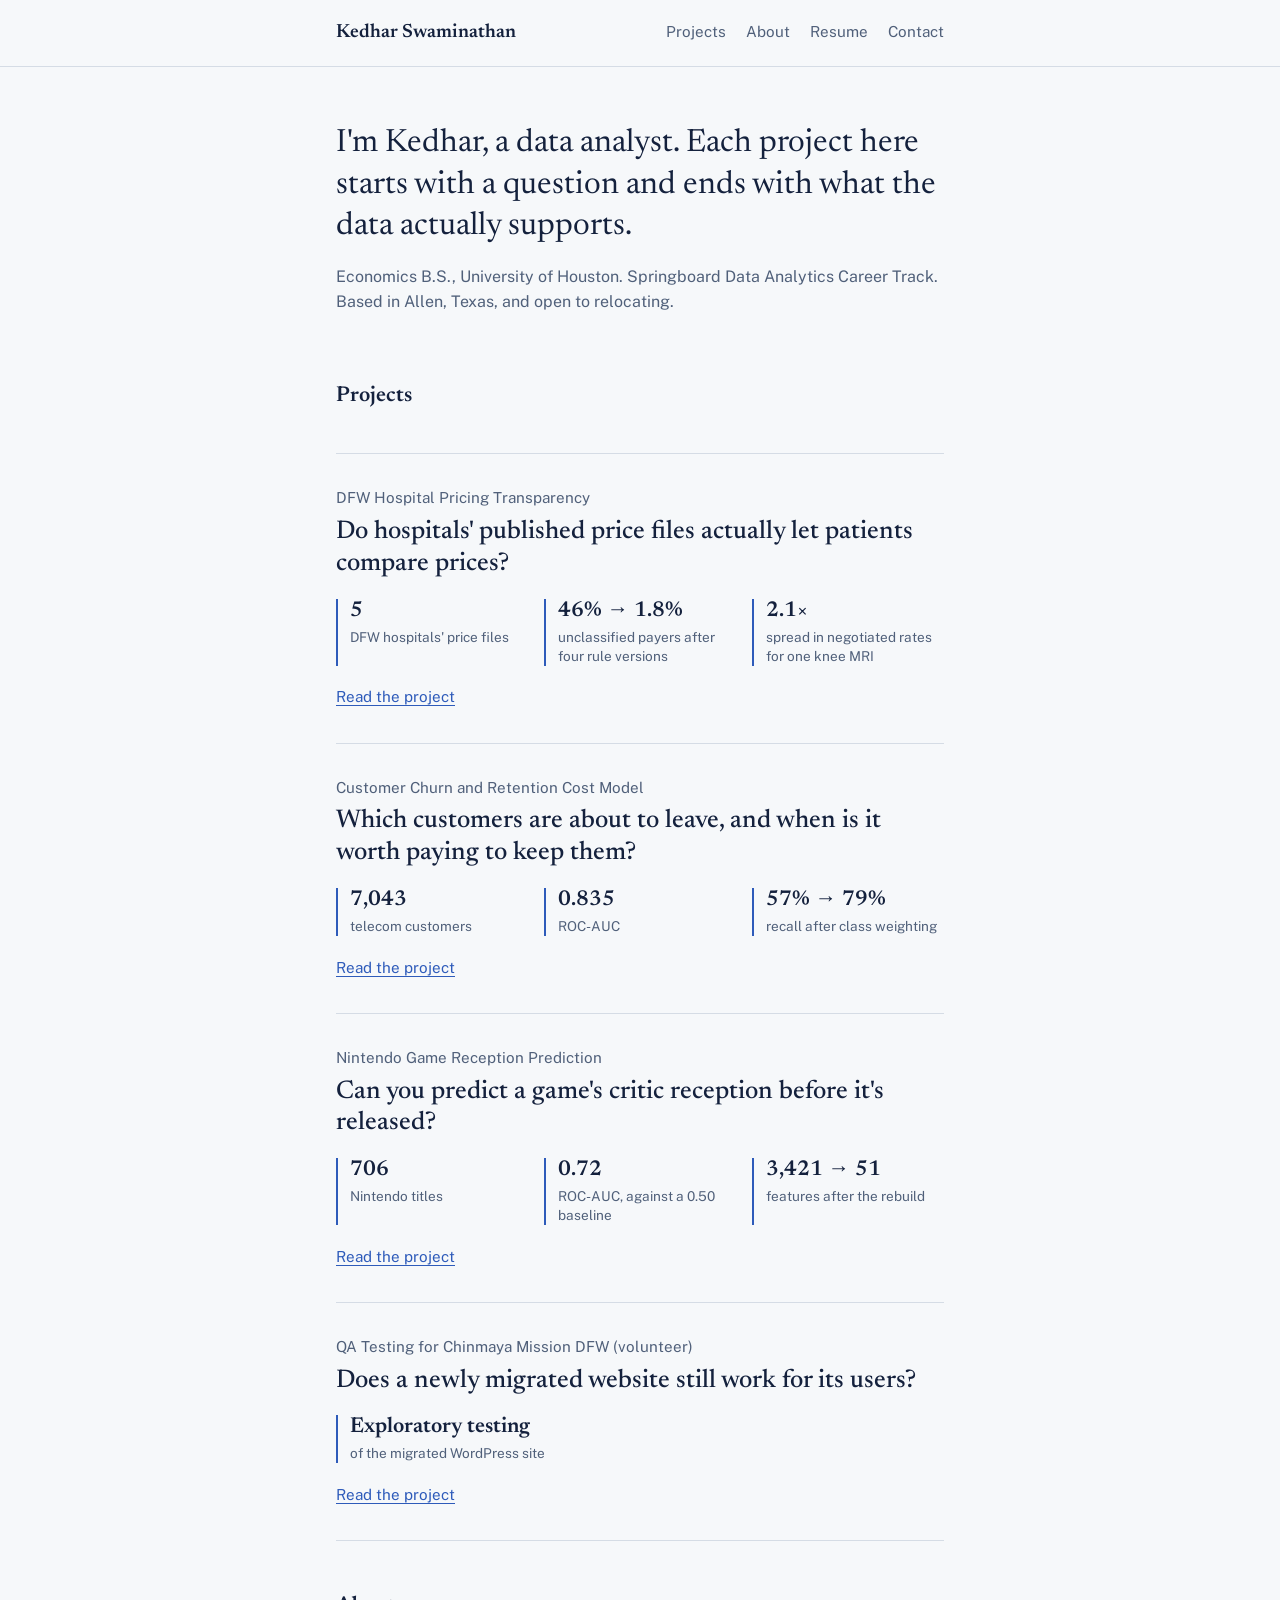
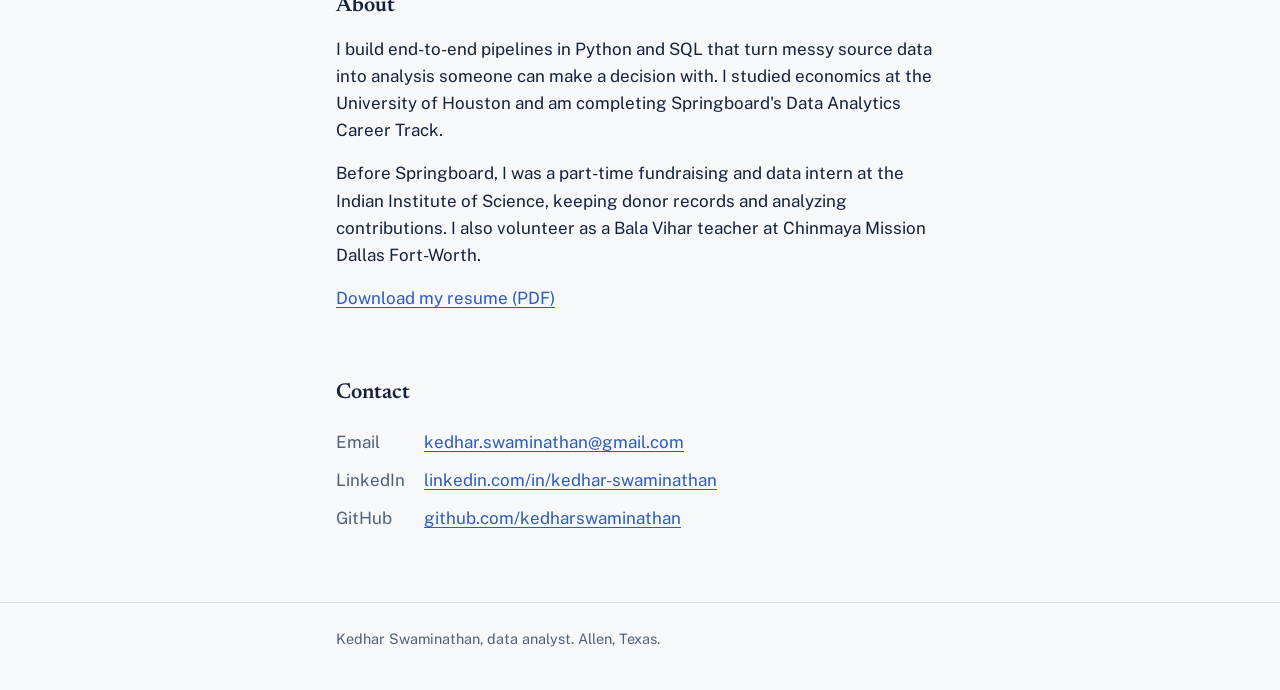
<file: index.html>
<!doctype html>
<html lang="en">
<head>
<meta charset="utf-8">
<meta name="viewport" content="width=device-width, initial-scale=1">
<title>Kedhar Swaminathan, data analyst</title>
<meta name="description" content="Data analysis projects by Kedhar Swaminathan: hospital price transparency, customer churn, and game reception prediction.">
<link rel="preconnect" href="https://fonts.googleapis.com"><link rel="preconnect" href="https://fonts.gstatic.com" crossorigin><link href="https://fonts.googleapis.com/css2?family=Newsreader:opsz,wght@6..72,400;6..72,500;6..72,600&family=Public+Sans:wght@400;500&display=swap" rel="stylesheet">
<link rel="stylesheet" href="styles.css">
</head>
<body>
<header class="site-header"><div class="wrap">
<a class="wordmark" href="index.html">Kedhar Swaminathan</a>
<nav class="site-nav" aria-label="Main"><a href="index.html#projects">Projects</a><a href="index.html#about">About</a><a href="resume.pdf">Resume</a><a href="index.html#contact">Contact</a></nav>
</div></header>
<main class="wrap">

<div class="intro">
  <p>I'm Kedhar, a data analyst. Each project here starts with a question and ends with what the data actually supports.</p>
  <p class="sub">Economics B.S., University of Houston. Springboard Data Analytics Career Track. Based in Allen, Texas, and open to relocating.</p>
</div>

<section id="projects" aria-labelledby="projects-h">
  <h2 id="projects-h">Projects</h2>
  <ul class="projects">
<li class="project">
  <p class="project-name">DFW Hospital Pricing Transparency</p>
  <h2><a href="dfw-hospital-pricing.html">Do hospitals&#x27; published price files actually let patients compare prices?</a></h2>
  <dl class="numbers"><div><dt>5</dt><dd>DFW hospitals&#x27; price files</dd></div><div><dt>46% → 1.8%</dt><dd>unclassified payers after four rule versions</dd></div><div><dt>2.1×</dt><dd>spread in negotiated rates for one knee MRI</dd></div></dl>
  <a class="project-link" href="dfw-hospital-pricing.html">Read the project</a>
</li>
<li class="project">
  <p class="project-name">Customer Churn and Retention Cost Model</p>
  <h2><a href="customer-churn.html">Which customers are about to leave, and when is it worth paying to keep them?</a></h2>
  <dl class="numbers"><div><dt>7,043</dt><dd>telecom customers</dd></div><div><dt>0.835</dt><dd>ROC-AUC</dd></div><div><dt>57% → 79%</dt><dd>recall after class weighting</dd></div></dl>
  <a class="project-link" href="customer-churn.html">Read the project</a>
</li>
<li class="project">
  <p class="project-name">Nintendo Game Reception Prediction</p>
  <h2><a href="nintendo.html">Can you predict a game&#x27;s critic reception before it&#x27;s released?</a></h2>
  <dl class="numbers"><div><dt>706</dt><dd>Nintendo titles</dd></div><div><dt>0.72</dt><dd>ROC-AUC, against a 0.50 baseline</dd></div><div><dt>3,421 → 51</dt><dd>features after the rebuild</dd></div></dl>
  <a class="project-link" href="nintendo.html">Read the project</a>
</li>
<li class="project">
  <p class="project-name">QA Testing for Chinmaya Mission DFW (volunteer)</p>
  <h2><a href="cmdfw-qa.html">Does a newly migrated website still work for its users?</a></h2>
  <dl class="numbers single"><div><dt>Exploratory testing</dt><dd>of the migrated WordPress site</dd></div></dl>
  <a class="project-link" href="cmdfw-qa.html">Read the project</a>
</li>
  </ul>
</section>

<section id="about" aria-labelledby="about-h">
  <h2 id="about-h">About</h2>
  <p>I build end-to-end pipelines in Python and SQL that turn messy source data into analysis someone can make a decision with. I studied economics at the University of Houston and am completing Springboard's Data Analytics Career Track.</p>
  <p>Before Springboard, I was a part-time fundraising and data intern at the Indian Institute of Science, keeping donor records and analyzing contributions. I also volunteer as a Bala Vihar teacher at Chinmaya Mission Dallas Fort-Worth.</p>
  <p><a href="resume.pdf">Download my resume (PDF)</a></p>
</section>

<section id="contact" aria-labelledby="contact-h">
  <h2 id="contact-h">Contact</h2>
  <ul class="contact-list">
    <li><span>Email</span><a href="mailto:kedhar.swaminathan@gmail.com">kedhar.swaminathan@gmail.com</a></li>
    <li><span>LinkedIn</span><a href="https://www.linkedin.com/in/kedhar-swaminathan-84a86b2a6/">linkedin.com/in/kedhar-swaminathan</a></li>
    <li><span>GitHub</span><a href="https://github.com/kedharswaminathan">github.com/kedharswaminathan</a></li>
  </ul>
</section>

</main>
<footer class="site-footer"><div class="wrap">Kedhar Swaminathan, data analyst. Allen, Texas.</div></footer>
</body>
</html>
</file>
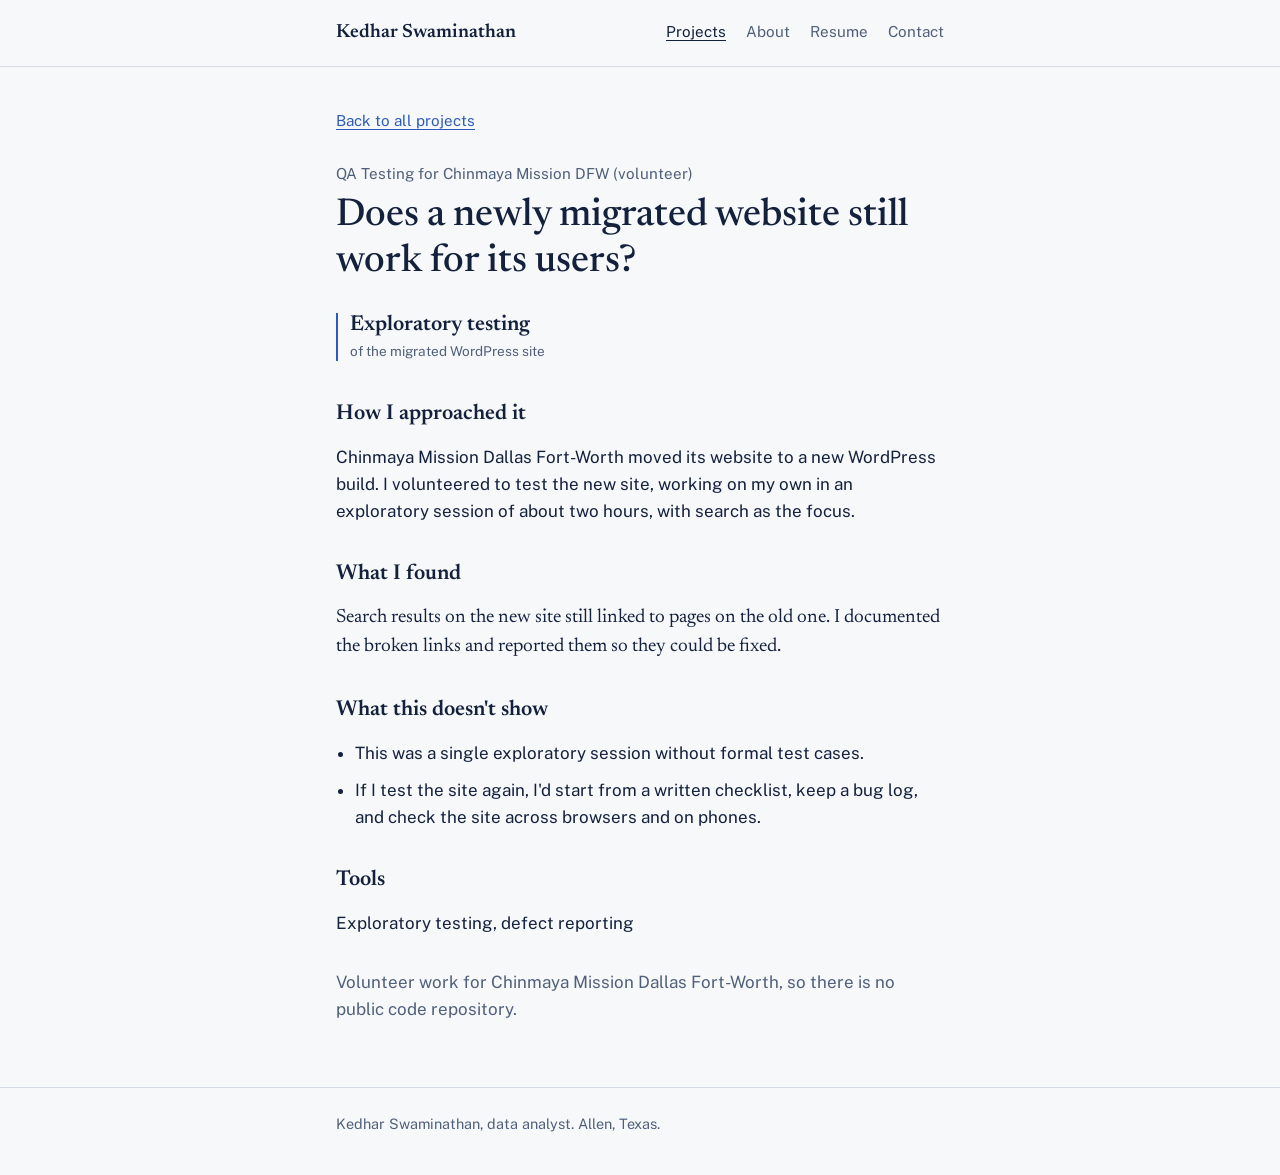
<file: cmdfw-qa.html>
<!doctype html>
<html lang="en">
<head>
<meta charset="utf-8">
<meta name="viewport" content="width=device-width, initial-scale=1">
<title>QA Testing for Chinmaya Mission DFW (volunteer) | Kedhar Swaminathan</title>
<meta name="description" content="Does a newly migrated website still work for its users?">
<link rel="preconnect" href="https://fonts.googleapis.com"><link rel="preconnect" href="https://fonts.gstatic.com" crossorigin><link href="https://fonts.googleapis.com/css2?family=Newsreader:opsz,wght@6..72,400;6..72,500;6..72,600&family=Public+Sans:wght@400;500;600&display=swap" rel="stylesheet">
<link rel="stylesheet" href="styles.css">
</head>
<body>
<header class="site-header"><div class="wrap">
<a class="wordmark" href="index.html">Kedhar Swaminathan</a>
<nav class="site-nav" aria-label="Main"><a href="index.html#projects" aria-current="page">Projects</a><a href="index.html#about">About</a><a href="resume.pdf">Resume</a><a href="index.html#contact">Contact</a></nav>
</div></header>
<main class="wrap">

<article class="detail">
  <a class="back" href="index.html#projects">Back to all projects</a>
  <p class="project-name">QA Testing for Chinmaya Mission DFW (volunteer)</p>
  <h1>Does a newly migrated website still work for its users?</h1>
  <dl class="numbers single"><div><dt>Exploratory testing</dt><dd>of the migrated WordPress site</dd></div></dl>
  
  <div class="block">
    <h2>How I approached it</h2>
    <p>Chinmaya Mission Dallas Fort-Worth moved its website to a new WordPress build. I volunteered to test the new site, working on my own in an exploratory session of about two hours, with search as the focus.</p>
  </div>
  <div class="block">
    <h2>What I found</h2>
    <p class="finding">Search results on the new site still linked to pages on the old one. I documented the broken links and reported them so they could be fixed.</p>
  </div>
  <div class="block">
    <h2>What this doesn't show</h2>
    <ul class="limits"><li>This was a single exploratory session without formal test cases.</li><li>If I test the site again, I&#x27;d start from a written checklist, keep a bug log, and check the site across browsers and on phones.</li></ul>
  </div>
  <div class="block">
    <h2>Tools</h2>
    <p>Exploratory testing, defect reporting</p>
  </div>
  <p class="muted">Volunteer work for Chinmaya Mission Dallas Fort-Worth, so there is no public code repository.</p>
</article>

</main>
<footer class="site-footer"><div class="wrap">Kedhar Swaminathan, data analyst. Allen, Texas.</div></footer>
</body>
</html>
</file>
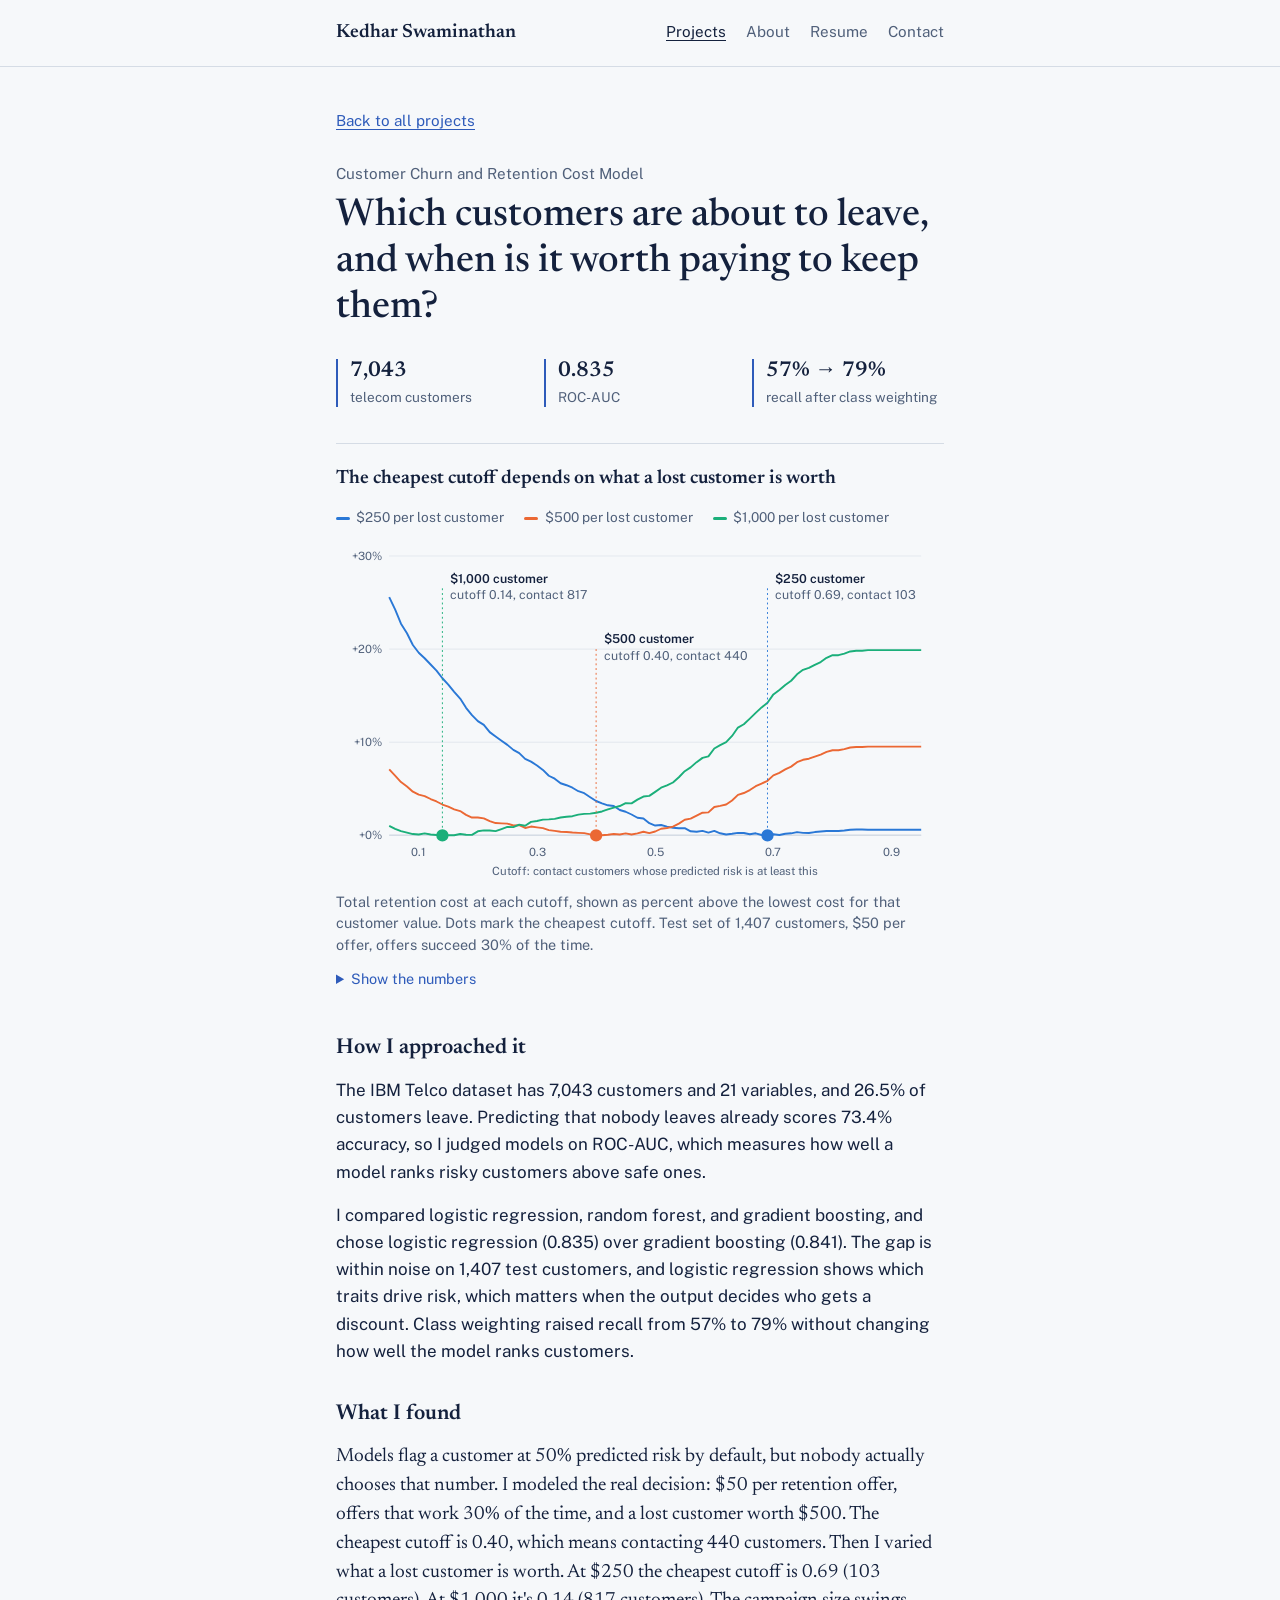
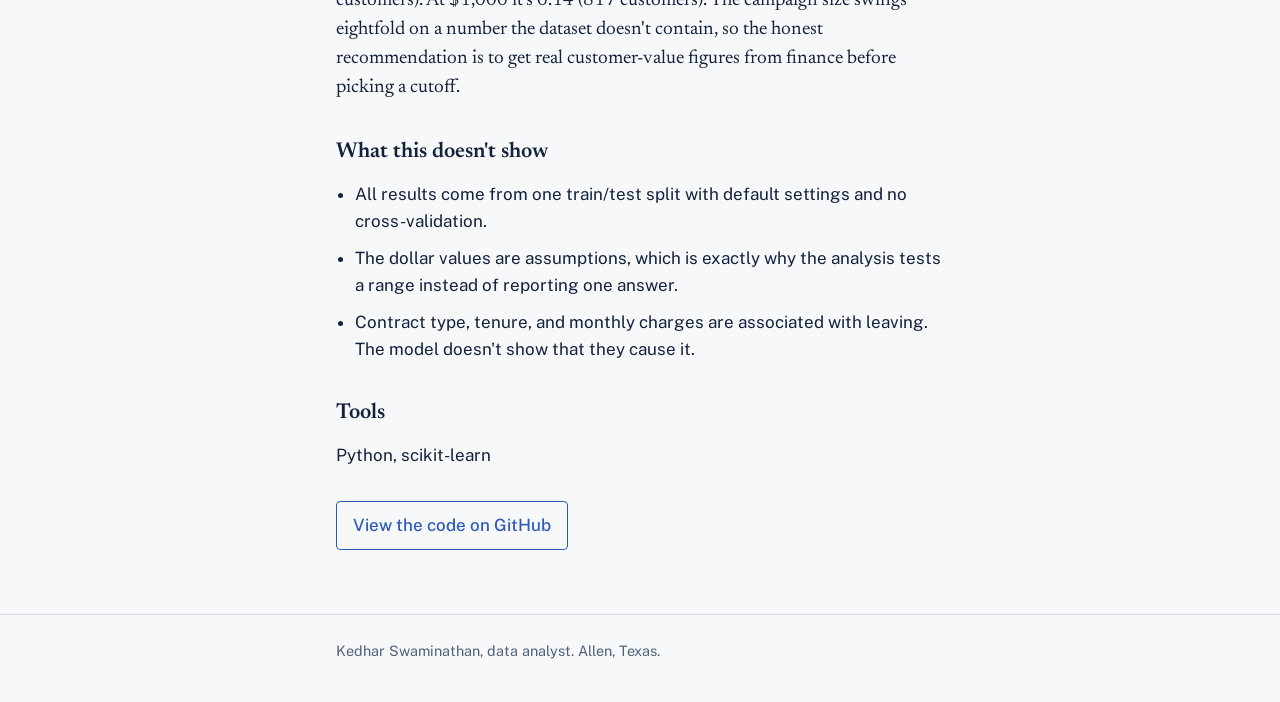
<file: customer-churn.html>
<!doctype html>
<html lang="en">
<head>
<meta charset="utf-8">
<meta name="viewport" content="width=device-width, initial-scale=1">
<title>Customer Churn and Retention Cost Model | Kedhar Swaminathan</title>
<meta name="description" content="Which customers are about to leave, and when is it worth paying to keep them?">
<link rel="preconnect" href="https://fonts.googleapis.com"><link rel="preconnect" href="https://fonts.gstatic.com" crossorigin><link href="https://fonts.googleapis.com/css2?family=Newsreader:opsz,wght@6..72,400;6..72,500;6..72,600&family=Public+Sans:wght@400;500;600&display=swap" rel="stylesheet">
<link rel="stylesheet" href="styles.css">
</head>
<body>
<header class="site-header"><div class="wrap">
<a class="wordmark" href="index.html">Kedhar Swaminathan</a>
<nav class="site-nav" aria-label="Main"><a href="index.html#projects" aria-current="page">Projects</a><a href="index.html#about">About</a><a href="resume.pdf">Resume</a><a href="index.html#contact">Contact</a></nav>
</div></header>
<main class="wrap">

<article class="detail">
  <a class="back" href="index.html#projects">Back to all projects</a>
  <p class="project-name">Customer Churn and Retention Cost Model</p>
  <h1>Which customers are about to leave, and when is it worth paying to keep them?</h1>
  <dl class="numbers"><div><dt>7,043</dt><dd>telecom customers</dd></div><div><dt>0.835</dt><dd>ROC-AUC</dd></div><div><dt>57% → 79%</dt><dd>recall after class weighting</dd></div></dl>
  
  <figure class="figure">
    <h2>The cheapest cutoff depends on what a lost customer is worth</h2>
    <p class="chart-legend"><span><i class="key c-s1"></i>$250 per lost customer<span class="legend-result">: cheapest cutoff 0.69, contact 103</span></span><span><i class="key c-s2"></i>$500 per lost customer<span class="legend-result">: cheapest cutoff 0.40, contact 440</span></span><span><i class="key c-s3"></i>$1,000 per lost customer<span class="legend-result">: cheapest cutoff 0.14, contact 817</span></span></p><div class="chart-wide"><svg viewBox="0 0 640 360" role="img" aria-label="Retention cost by cutoff for three customer values" class="chart"><line x1="56" y1="314.0" x2="616" y2="314.0" class="c-grid"/><text x="48" y="318.0" class="c-tick" text-anchor="end">+0%</text><line x1="56" y1="216.0" x2="616" y2="216.0" class="c-grid"/><text x="48" y="220.0" class="c-tick" text-anchor="end">+10%</text><line x1="56" y1="118.0" x2="616" y2="118.0" class="c-grid"/><text x="48" y="122.0" class="c-tick" text-anchor="end">+20%</text><line x1="56" y1="20.0" x2="616" y2="20.0" class="c-grid"/><text x="48" y="24.0" class="c-tick" text-anchor="end">+30%</text><text x="87.1" y="336" class="c-tick" text-anchor="middle">0.1</text><text x="211.6" y="336" class="c-tick" text-anchor="middle">0.3</text><text x="336.0" y="336" class="c-tick" text-anchor="middle">0.5</text><text x="460.4" y="336" class="c-tick" text-anchor="middle">0.7</text><text x="584.9" y="336" class="c-tick" text-anchor="middle">0.9</text><text x="336.0" y="356" class="c-tick" text-anchor="middle">Cutoff: contact customers whose predicted risk is at least this</text><line x1="56" y1="314" x2="616" y2="314" class="c-axis"/><polyline points="56.0,63.3 62.2,76.2 68.4,91.3 74.7,101.3 80.9,113.7 87.1,121.8 93.3,127.6 99.6,134.2 105.8,140.6 112.0,148.7 118.2,155.3 124.4,163.0 130.7,170.1 136.9,179.8 143.1,187.5 149.3,193.8 155.6,197.8 161.8,205.4 168.0,209.9 174.2,214.4 180.4,218.8 186.7,224.1 192.9,227.5 199.1,233.6 205.3,236.5 211.6,240.5 217.8,245.2 224.0,251.3 230.2,254.4 236.4,259.2 242.7,261.3 248.9,263.9 255.1,267.6 261.3,269.7 267.6,273.9 273.8,277.9 280.0,280.3 286.2,282.4 292.4,283.2 298.7,287.4 304.9,289.2 311.1,292.1 317.3,295.5 323.6,296.3 329.8,301.3 336.0,303.7 342.2,303.2 348.4,304.8 354.7,306.1 360.9,306.6 367.1,306.4 373.3,309.8 379.6,310.3 385.8,309.3 392.0,311.1 398.2,309.3 404.4,311.9 410.7,313.2 416.9,312.4 423.1,311.4 429.3,311.6 435.6,312.9 441.8,311.9 448.0,313.7 454.2,314.0 460.4,312.9 466.7,313.7 472.9,312.4 479.1,311.9 485.3,310.6 491.6,311.4 497.8,311.6 504.0,310.6 510.2,310.0 516.4,309.5 522.7,309.5 528.9,309.5 535.1,309.0 541.3,308.2 547.6,307.9 553.8,307.9 560.0,308.2 566.2,308.2 572.4,308.2 578.7,308.2 584.9,308.2 591.1,308.2 597.3,308.2 603.6,308.2 609.8,308.2 616.0,308.2" class="c-line c-s1"/><polyline points="56.0,244.6 62.2,251.2 68.4,258.0 74.7,262.6 80.9,268.1 87.1,271.2 93.3,272.7 99.6,275.8 105.8,278.4 112.0,281.6 118.2,283.9 124.4,286.7 130.7,288.5 136.9,292.5 143.1,295.3 149.3,295.3 155.6,296.2 161.8,299.1 168.0,301.1 174.2,301.4 180.4,301.7 186.7,303.7 192.9,303.4 199.1,306.3 205.3,304.8 211.6,305.7 217.8,306.5 224.0,308.5 230.2,309.4 236.4,310.3 242.7,310.6 248.9,311.1 255.1,311.4 261.3,311.7 267.6,313.1 273.8,314.0 280.0,314.0 286.2,313.4 292.4,312.6 298.7,313.1 304.9,312.0 311.1,313.1 317.3,312.0 323.6,310.3 329.8,311.7 336.0,310.0 342.2,307.1 348.4,306.3 354.7,304.8 360.9,301.7 367.1,297.6 373.3,296.5 379.6,293.3 385.8,290.2 392.0,289.9 398.2,284.2 404.4,283.0 410.7,281.6 416.9,277.3 423.1,271.5 429.3,269.5 435.6,266.4 441.8,262.3 448.0,259.5 454.2,256.6 460.4,250.9 466.7,248.3 472.9,244.6 479.1,241.7 485.3,237.1 491.6,234.5 497.8,233.4 504.0,231.1 510.2,229.1 516.4,226.2 522.7,224.5 528.9,224.5 535.1,223.3 541.3,221.6 547.6,221.0 553.8,221.0 560.0,220.7 566.2,220.7 572.4,220.7 578.7,220.7 584.9,220.7 591.1,220.7 597.3,220.7 603.6,220.7 609.8,220.7 616.0,220.7" class="c-line c-s2"/><polyline points="56.0,304.1 62.2,307.2 68.4,309.6 74.7,311.2 80.9,312.7 87.1,313.1 93.3,312.0 99.6,313.2 105.8,313.7 112.0,314.0 118.2,313.8 124.4,314.0 130.7,312.6 136.9,313.4 143.1,313.5 149.3,309.8 155.6,308.8 161.8,309.0 168.0,309.6 174.2,307.4 180.4,305.2 186.7,305.4 192.9,302.8 199.1,303.9 205.3,299.9 211.6,298.9 217.8,297.5 224.0,297.2 230.2,296.7 236.4,295.3 242.7,294.5 248.9,293.9 255.1,292.2 261.3,291.4 267.6,291.2 273.8,290.3 280.0,288.9 286.2,286.7 292.4,284.8 298.7,283.2 304.9,280.2 311.1,280.4 317.3,276.5 323.6,273.2 329.8,272.5 336.0,268.3 342.2,263.9 348.4,261.5 354.7,258.4 360.9,252.9 367.1,246.5 373.3,242.5 379.6,237.0 385.8,232.5 392.0,230.9 398.2,222.6 404.4,219.1 410.7,216.0 416.9,209.4 423.1,200.6 429.3,197.1 435.6,191.2 441.8,185.2 448.0,179.4 454.2,174.5 460.4,165.7 466.7,161.0 472.9,155.7 479.1,151.3 485.3,144.5 491.6,139.8 497.8,137.8 504.0,134.6 510.2,131.6 516.4,127.2 522.7,124.4 528.9,124.4 535.1,122.8 541.3,120.5 547.6,119.7 553.8,119.7 560.0,119.1 566.2,119.1 572.4,119.1 578.7,119.1 584.9,119.1 591.1,119.1 597.3,119.1 603.6,119.1 609.8,119.1 616.0,119.1" class="c-line c-s3"/><g class="c-mark"><title>$250 per lost customer: best cutoff 0.69, contact 103 customers</title><circle cx="454.2" cy="314.0" r="12" fill="transparent"/><circle cx="454.2" cy="314.0" r="5.5" class="c-dot c-s1"/></g><g class="c-mark"><title>$500 per lost customer: best cutoff 0.40, contact 440 customers</title><circle cx="273.8" cy="314.0" r="12" fill="transparent"/><circle cx="273.8" cy="314.0" r="5.5" class="c-dot c-s2"/></g><g class="c-mark"><title>$1,000 per lost customer: best cutoff 0.14, contact 817 customers</title><circle cx="112.0" cy="314.0" r="12" fill="transparent"/><circle cx="112.0" cy="314.0" r="5.5" class="c-dot c-s3"/></g><line x1="454.2" y1="54" x2="454.2" y2="306.0" class="c-leader c-s1"/><text x="462.2" y="48" class="c-label" text-anchor="start"><tspan class="c-strong">$250 customer</tspan></text><text x="462.2" y="65" class="c-value" text-anchor="start">cutoff 0.69, contact 103</text><line x1="273.8" y1="118" x2="273.8" y2="306.0" class="c-leader c-s2"/><text x="281.8" y="112" class="c-label" text-anchor="start"><tspan class="c-strong">$500 customer</tspan></text><text x="281.8" y="129" class="c-value" text-anchor="start">cutoff 0.40, contact 440</text><line x1="112.0" y1="54" x2="112.0" y2="306.0" class="c-leader c-s3"/><text x="120.0" y="48" class="c-label" text-anchor="start"><tspan class="c-strong">$1,000 customer</tspan></text><text x="120.0" y="65" class="c-value" text-anchor="start">cutoff 0.14, contact 817</text></svg></div><div class="chart-narrow"><svg viewBox="0 0 360 300" role="img" aria-label="Retention cost by cutoff for three customer values" class="chart"><line x1="40" y1="254.0" x2="352" y2="254.0" class="c-grid"/><text x="32" y="258.0" class="c-tick" text-anchor="end">+0%</text><line x1="40" y1="176.0" x2="352" y2="176.0" class="c-grid"/><text x="32" y="180.0" class="c-tick" text-anchor="end">+10%</text><line x1="40" y1="98.0" x2="352" y2="98.0" class="c-grid"/><text x="32" y="102.0" class="c-tick" text-anchor="end">+20%</text><line x1="40" y1="20.0" x2="352" y2="20.0" class="c-grid"/><text x="32" y="24.0" class="c-tick" text-anchor="end">+30%</text><text x="57.3" y="276" class="c-tick" text-anchor="middle">0.1</text><text x="196.0" y="276" class="c-tick" text-anchor="middle">0.5</text><text x="334.7" y="276" class="c-tick" text-anchor="middle">0.9</text><text x="196.0" y="296" class="c-tick" text-anchor="middle">Cutoff (predicted risk)</text><line x1="40" y1="254" x2="352" y2="254" class="c-axis"/><polyline points="40.0,54.5 43.5,64.8 46.9,76.7 50.4,84.7 53.9,94.6 57.3,101.1 60.8,105.7 64.3,110.9 67.7,116.0 71.2,122.5 74.7,127.7 78.1,133.8 81.6,139.5 85.1,147.2 88.5,153.3 92.0,158.3 95.5,161.5 98.9,167.6 102.4,171.1 105.9,174.7 109.3,178.3 112.8,182.5 116.3,185.2 119.7,190.0 123.2,192.3 126.7,195.5 130.1,199.2 133.6,204.1 137.1,206.6 140.5,210.4 144.0,212.0 147.5,214.1 150.9,217.1 154.4,218.8 157.9,222.1 161.3,225.3 164.8,227.1 168.3,228.8 171.7,229.5 175.2,232.8 178.7,234.3 182.1,236.6 185.6,239.3 189.1,239.9 192.5,243.9 196.0,245.8 199.5,245.4 202.9,246.7 206.4,247.7 209.9,248.1 213.3,247.9 216.8,250.6 220.3,251.1 223.7,250.2 227.2,251.7 230.7,250.2 234.1,252.3 237.6,253.4 241.1,252.7 244.5,251.9 248.0,252.1 251.5,253.2 254.9,252.3 258.4,253.8 261.9,254.0 265.3,253.2 268.8,253.8 272.3,252.7 275.7,252.3 279.2,251.3 282.7,251.9 286.1,252.1 289.6,251.3 293.1,250.9 296.5,250.4 300.0,250.4 303.5,250.4 306.9,250.0 310.4,249.4 313.9,249.2 317.3,249.2 320.8,249.4 324.3,249.4 327.7,249.4 331.2,249.4 334.7,249.4 338.1,249.4 341.6,249.4 345.1,249.4 348.5,249.4 352.0,249.4" class="c-line c-s1"/><polyline points="40.0,198.7 43.5,204.0 46.9,209.5 50.4,213.1 53.9,217.5 57.3,220.0 60.8,221.1 64.3,223.6 67.7,225.7 71.2,228.2 74.7,230.0 78.1,232.3 81.6,233.7 85.1,236.9 88.5,239.2 92.0,239.2 95.5,239.8 98.9,242.1 102.4,243.7 105.9,244.0 109.3,244.2 112.8,245.8 116.3,245.5 119.7,247.8 123.2,246.7 126.7,247.4 130.1,248.1 133.6,249.7 137.1,250.3 140.5,251.0 144.0,251.3 147.5,251.7 150.9,251.9 154.4,252.2 157.9,253.3 161.3,254.0 164.8,254.0 168.3,253.5 171.7,252.9 175.2,253.3 178.7,252.4 182.1,253.3 185.6,252.4 189.1,251.0 192.5,252.2 196.0,250.8 199.5,248.5 202.9,247.8 206.4,246.7 209.9,244.2 213.3,241.0 216.8,240.1 220.3,237.6 223.7,235.0 227.2,234.8 230.7,230.2 234.1,229.3 237.6,228.2 241.1,224.8 244.5,220.2 248.0,218.6 251.5,216.1 254.9,212.9 258.4,210.6 261.9,208.3 265.3,203.8 268.8,201.7 272.3,198.7 275.7,196.4 279.2,192.8 282.7,190.7 286.1,189.8 289.6,188.0 293.1,186.4 296.5,184.1 300.0,182.7 303.5,182.7 306.9,181.8 310.4,180.5 313.9,180.0 317.3,180.0 320.8,179.8 324.3,179.8 327.7,179.8 331.2,179.8 334.7,179.8 338.1,179.8 341.6,179.8 345.1,179.8 348.5,179.8 352.0,179.8" class="c-line c-s2"/><polyline points="40.0,246.1 43.5,248.6 46.9,250.5 50.4,251.7 53.9,253.0 57.3,253.2 60.8,252.4 64.3,253.4 67.7,253.7 71.2,254.0 74.7,253.9 78.1,254.0 81.6,252.9 85.1,253.5 88.5,253.6 92.0,250.6 95.5,249.9 98.9,250.0 102.4,250.5 105.9,248.7 109.3,247.0 112.8,247.1 116.3,245.1 119.7,246.0 123.2,242.7 126.7,242.0 130.1,240.9 133.6,240.6 137.1,240.2 140.5,239.1 144.0,238.5 147.5,238.0 150.9,236.6 154.4,236.0 157.9,235.9 161.3,235.1 164.8,234.0 168.3,232.2 171.7,230.7 175.2,229.5 178.7,227.1 182.1,227.2 185.6,224.1 189.1,221.5 192.5,221.0 196.0,217.6 199.5,214.1 202.9,212.2 206.4,209.7 209.9,205.4 213.3,200.2 216.8,197.1 220.3,192.7 223.7,189.1 227.2,187.9 230.7,181.2 234.1,178.5 237.6,176.0 241.1,170.7 244.5,163.7 248.0,161.0 251.5,156.2 254.9,151.5 258.4,146.9 261.9,143.0 265.3,136.0 268.8,132.2 272.3,128.0 275.7,124.5 279.2,119.1 282.7,115.4 286.1,113.7 289.6,111.2 293.1,108.9 296.5,105.4 300.0,103.1 303.5,103.1 306.9,101.9 310.4,100.0 313.9,99.4 317.3,99.4 320.8,98.9 324.3,98.9 327.7,98.9 331.2,98.9 334.7,98.9 338.1,98.9 341.6,98.9 345.1,98.9 348.5,98.9 352.0,98.9" class="c-line c-s3"/><g class="c-mark"><title>$250 per lost customer: best cutoff 0.69, contact 103 customers</title><circle cx="261.9" cy="254.0" r="12" fill="transparent"/><circle cx="261.9" cy="254.0" r="5.5" class="c-dot c-s1"/></g><g class="c-mark"><title>$500 per lost customer: best cutoff 0.40, contact 440 customers</title><circle cx="161.3" cy="254.0" r="12" fill="transparent"/><circle cx="161.3" cy="254.0" r="5.5" class="c-dot c-s2"/></g><g class="c-mark"><title>$1,000 per lost customer: best cutoff 0.14, contact 817 customers</title><circle cx="71.2" cy="254.0" r="12" fill="transparent"/><circle cx="71.2" cy="254.0" r="5.5" class="c-dot c-s3"/></g></svg></div>
    <figcaption>Total retention cost at each cutoff, shown as percent above the lowest cost for that customer value. Dots mark the cheapest cutoff. Test set of 1,407 customers, $50 per offer, offers succeed 30% of the time.</figcaption>
    <details class="chart-table"><summary>Show the numbers</summary><table><thead><tr><th scope="col">Value of a lost customer</th><th scope="col">Cheapest cutoff</th><th scope="col">Customers contacted</th><th scope="col">Total cost at that cutoff</th></tr></thead><tbody><tr><td>$250</td><td>0.69</td><td>103</td><td>$92,950</td></tr><tr><td>$500</td><td>0.40</td><td>440</td><td>$170,750</td></tr><tr><td>$1,000</td><td>0.14</td><td>817</td><td>$311,950</td></tr></tbody></table></details>
  </figure>
  <div class="block">
    <h2>How I approached it</h2>
    <p>The IBM Telco dataset has 7,043 customers and 21 variables, and 26.5% of customers leave. Predicting that nobody leaves already scores 73.4% accuracy, so I judged models on ROC-AUC, which measures how well a model ranks risky customers above safe ones.</p><p>I compared logistic regression, random forest, and gradient boosting, and chose logistic regression (0.835) over gradient boosting (0.841). The gap is within noise on 1,407 test customers, and logistic regression shows which traits drive risk, which matters when the output decides who gets a discount. Class weighting raised recall from 57% to 79% without changing how well the model ranks customers.</p>
  </div>
  <div class="block">
    <h2>What I found</h2>
    <p class="finding">Models flag a customer at 50% predicted risk by default, but nobody actually chooses that number. I modeled the real decision: $50 per retention offer, offers that work 30% of the time, and a lost customer worth $500. The cheapest cutoff is 0.40, which means contacting 440 customers. Then I varied what a lost customer is worth. At $250 the cheapest cutoff is 0.69 (103 customers). At $1,000 it&#x27;s 0.14 (817 customers). The campaign size swings eightfold on a number the dataset doesn&#x27;t contain, so the honest recommendation is to get real customer-value figures from finance before picking a cutoff.</p>
  </div>
  <div class="block">
    <h2>What this doesn't show</h2>
    <ul class="limits"><li>All results come from one train/test split with default settings and no cross-validation.</li><li>The dollar values are assumptions, which is exactly why the analysis tests a range instead of reporting one answer.</li><li>Contract type, tenure, and monthly charges are associated with leaving. The model doesn&#x27;t show that they cause it.</li></ul>
  </div>
  <div class="block">
    <h2>Tools</h2>
    <p>Python, scikit-learn</p>
  </div>
  <p><a class="repo-link" href="https://github.com/kedharswaminathan/Capstone-Three">View the code on GitHub</a></p>
</article>

</main>
<footer class="site-footer"><div class="wrap">Kedhar Swaminathan, data analyst. Allen, Texas.</div></footer>
</body>
</html>
</file>
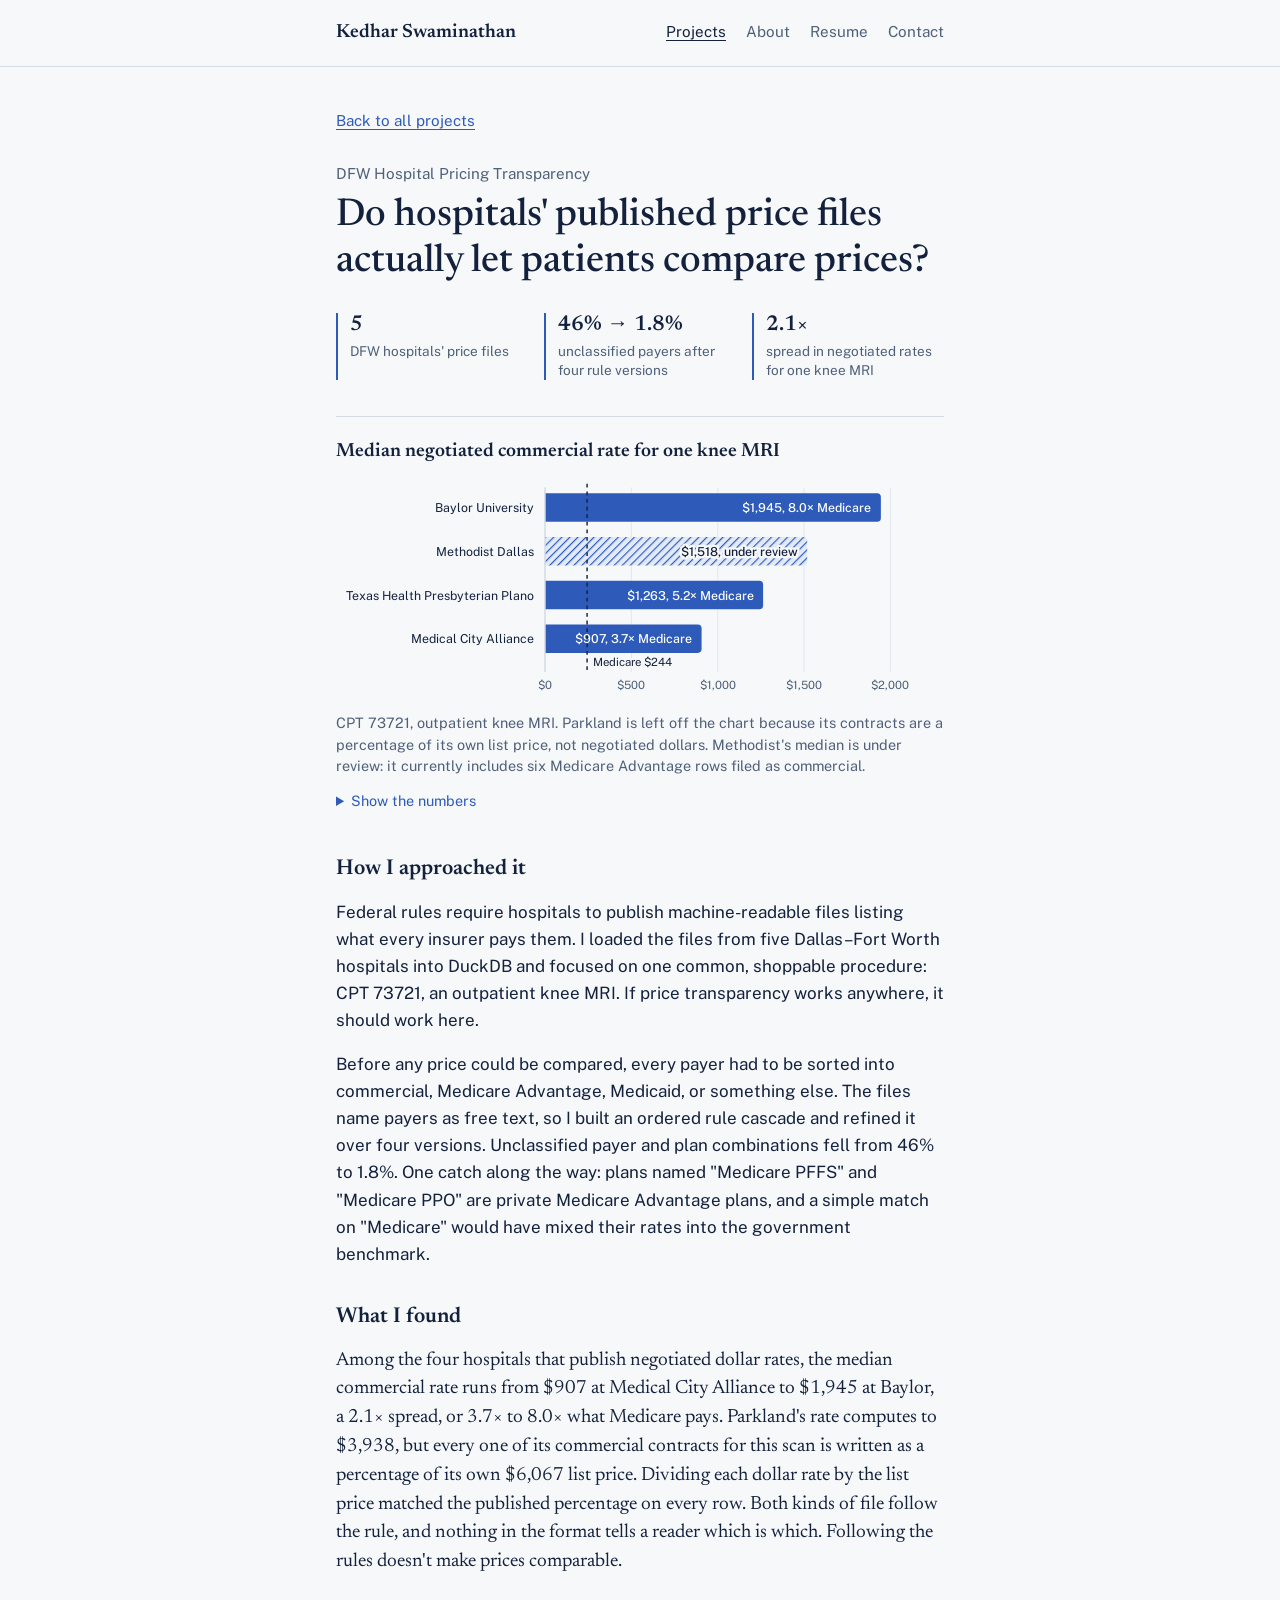
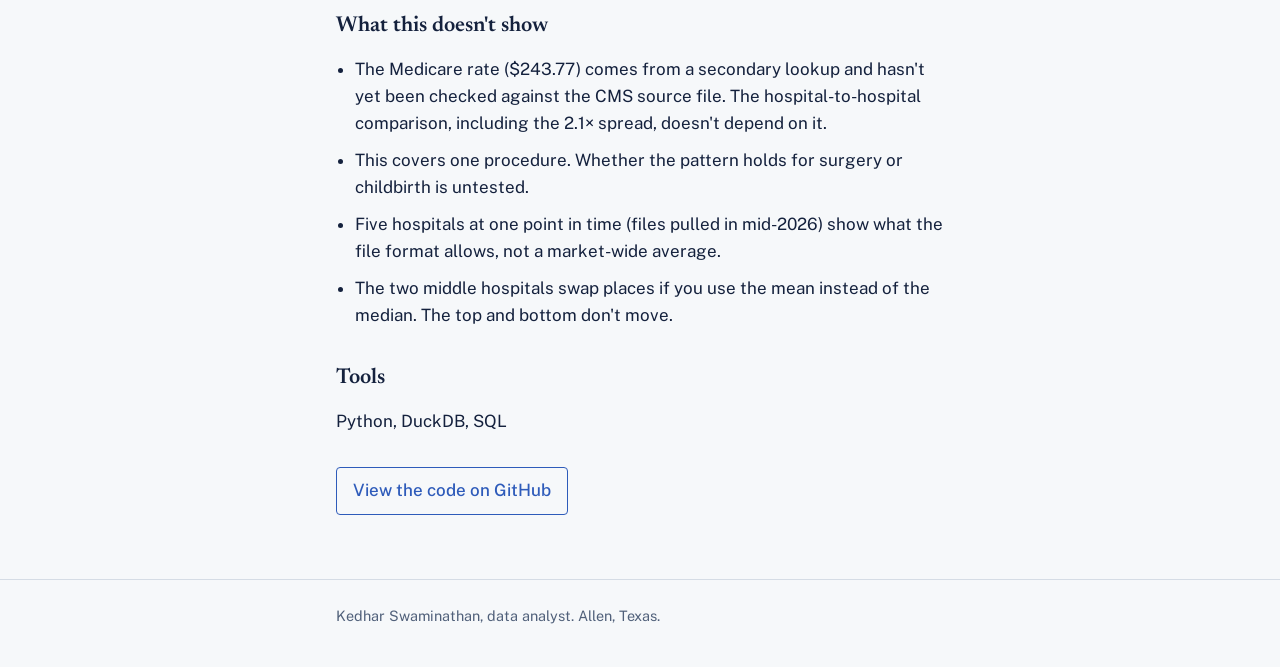
<file: dfw-hospital-pricing.html>
<!doctype html>
<html lang="en">
<head>
<meta charset="utf-8">
<meta name="viewport" content="width=device-width, initial-scale=1">
<title>DFW Hospital Pricing Transparency | Kedhar Swaminathan</title>
<meta name="description" content="Do hospitals&#x27; published price files actually let patients compare prices?">
<link rel="preconnect" href="https://fonts.googleapis.com"><link rel="preconnect" href="https://fonts.gstatic.com" crossorigin><link href="https://fonts.googleapis.com/css2?family=Newsreader:opsz,wght@6..72,400;6..72,500;6..72,600&family=Public+Sans:wght@400;500;600&display=swap" rel="stylesheet">
<link rel="stylesheet" href="styles.css">
</head>
<body>
<header class="site-header"><div class="wrap">
<a class="wordmark" href="index.html">Kedhar Swaminathan</a>
<nav class="site-nav" aria-label="Main"><a href="index.html#projects" aria-current="page">Projects</a><a href="index.html#about">About</a><a href="resume.pdf">Resume</a><a href="index.html#contact">Contact</a></nav>
</div></header>
<main class="wrap">

<article class="detail">
  <a class="back" href="index.html#projects">Back to all projects</a>
  <p class="project-name">DFW Hospital Pricing Transparency</p>
  <h1>Do hospitals&#x27; published price files actually let patients compare prices?</h1>
  <dl class="numbers"><div><dt>5</dt><dd>DFW hospitals&#x27; price files</dd></div><div><dt>46% → 1.8%</dt><dd>unclassified payers after four rule versions</dd></div><div><dt>2.1×</dt><dd>spread in negotiated rates for one knee MRI</dd></div></dl>
  
  <figure class="figure">
    <h2>Median negotiated commercial rate for one knee MRI</h2>
    <div class="chart-wide"><svg viewBox="0 0 640 232" role="img" aria-label="Median negotiated commercial rate for one knee MRI, by hospital" class="chart"><defs><pattern id="dfw-hatch" width="6" height="6" patternUnits="userSpaceOnUse" patternTransform="rotate(45)"><rect width="6" height="6" class="c-hatch-bg"/><line x1="0" y1="0" x2="0" y2="6" class="c-hatch-line" stroke-width="2.5"/></pattern></defs><line x1="220.0" y1="8" x2="220.0" y2="202" class="c-grid"/><text x="220.0" y="220" class="c-tick" text-anchor="middle">$0</text><line x1="310.9" y1="8" x2="310.9" y2="202" class="c-grid"/><text x="310.9" y="220" class="c-tick" text-anchor="middle">$500</text><line x1="401.8" y1="8" x2="401.8" y2="202" class="c-grid"/><text x="401.8" y="220" class="c-tick" text-anchor="middle">$1,000</text><line x1="492.7" y1="8" x2="492.7" y2="202" class="c-grid"/><text x="492.7" y="220" class="c-tick" text-anchor="middle">$1,500</text><line x1="583.6" y1="8" x2="583.6" y2="202" class="c-grid"/><text x="583.6" y="220" class="c-tick" text-anchor="middle">$2,000</text><g class="c-mark"><title>Baylor University: $1,945, 8.0× Medicare</title><path d="M220,14 H569.5563636363636 Q573.5563636363636,14 573.5563636363636,18 V40 Q573.5563636363636,44 569.5563636363636,44 H220 Z" class="c-bar"/><rect x="0" y="6.0" width="640" height="46" fill="transparent"/></g><text x="208" y="34.0" class="c-label" text-anchor="end">Baylor University</text><text x="563.6" y="34.0" class="c-value-in" text-anchor="end">$1,945, 8.0× Medicare</text><g class="c-mark"><title>Methodist Dallas: $1,518, under review</title><path d="M220,60 H492.0 Q496.0,60 496.0,64 V86 Q496.0,90 492.0,90 H220 Z" fill="url(#dfw-hatch)" class="c-bar-hatch"/><rect x="0" y="52.0" width="640" height="46" fill="transparent"/></g><text x="208" y="80.0" class="c-label" text-anchor="end">Methodist Dallas</text><text x="486.0" y="80.0" class="c-value c-halo" text-anchor="end">$1,518, under review</text><g class="c-mark"><title>Texas Health Presbyterian Plano: $1,263, 5.2× Medicare</title><path d="M220,106 H445.58000000000004 Q449.58000000000004,106 449.58000000000004,110 V132 Q449.58000000000004,136 445.58000000000004,136 H220 Z" class="c-bar"/><rect x="0" y="98.0" width="640" height="46" fill="transparent"/></g><text x="208" y="126.0" class="c-label" text-anchor="end">Texas Health Presbyterian Plano</text><text x="439.6" y="126.0" class="c-value-in" text-anchor="end">$1,263, 5.2× Medicare</text><g class="c-mark"><title>Medical City Alliance: $907, 3.7× Medicare</title><path d="M220,152 H380.82363636363635 Q384.82363636363635,152 384.82363636363635,156 V178 Q384.82363636363635,182 380.82363636363635,182 H220 Z" class="c-bar"/><rect x="0" y="144.0" width="640" height="46" fill="transparent"/></g><text x="208" y="172.0" class="c-label" text-anchor="end">Medical City Alliance</text><text x="374.8" y="172.0" class="c-value-in" text-anchor="end">$907, 3.7× Medicare</text><line x1="264.3" y1="4" x2="264.3" y2="202" class="c-ref"/><text x="270.3" y="196" class="c-ref-label c-halo-soft">Medicare $244</text><line x1="220" y1="8" x2="220" y2="202" class="c-axis"/></svg></div><div class="chart-narrow"><svg viewBox="0 0 360 288" role="img" aria-label="Median negotiated commercial rate for one knee MRI, by hospital" class="chart"><defs><pattern id="dfw-hatch-n" width="6" height="6" patternUnits="userSpaceOnUse" patternTransform="rotate(45)"><rect width="6" height="6" class="c-hatch-bg"/><line x1="0" y1="0" x2="0" y2="6" class="c-hatch-line" stroke-width="2.5"/></pattern></defs><line x1="4.0" y1="8" x2="4.0" y2="258" class="c-grid"/><text x="4.0" y="276" class="c-tick" text-anchor="start">$0</text><line x1="160.4" y1="8" x2="160.4" y2="258" class="c-grid"/><text x="160.4" y="276" class="c-tick" text-anchor="middle">$1,000</text><line x1="316.7" y1="8" x2="316.7" y2="258" class="c-grid"/><text x="316.7" y="276" class="c-tick" text-anchor="end">$2,000</text><g class="c-mark"><title>Baylor University: $1,945, 8.0× Medicare</title><path d="M4,34 H304.0584727272727 Q308.0584727272727,34 308.0584727272727,38 V56 Q308.0584727272727,60 304.0584727272727,60 H4 Z" class="c-bar"/><rect x="0" y="7.0" width="360" height="60" fill="transparent"/></g><text x="4" y="28" class="c-label c-halo-soft">Baylor University</text><text x="298.1" y="52.0" class="c-value-in" text-anchor="end">$1,945, 8.0× Medicare</text><g class="c-mark"><title>Methodist Dallas: $1,518, under review</title><path d="M4,94 H237.35999999999999 Q241.35999999999999,94 241.35999999999999,98 V116 Q241.35999999999999,120 237.35999999999999,120 H4 Z" fill="url(#dfw-hatch-n)" class="c-bar-hatch"/><rect x="0" y="67.0" width="360" height="60" fill="transparent"/></g><text x="4" y="88" class="c-label c-halo-soft">Methodist Dallas</text><text x="231.4" y="112.0" class="c-value c-halo" text-anchor="end">$1,518, under review</text><g class="c-mark"><title>Texas Health Presbyterian Plano: $1,263, 5.2× Medicare</title><path d="M4,154 H197.43880000000001 Q201.43880000000001,154 201.43880000000001,158 V176 Q201.43880000000001,180 197.43880000000001,180 H4 Z" class="c-bar"/><rect x="0" y="127.0" width="360" height="60" fill="transparent"/></g><text x="4" y="148" class="c-label c-halo-soft">Texas Health Presbyterian Plano</text><text x="191.4" y="172.0" class="c-value-in" text-anchor="end">$1,263, 5.2× Medicare</text><g class="c-mark"><title>Medical City Alliance: $907, 3.7× Medicare</title><path d="M4,214 H141.74832727272727 Q145.74832727272727,214 145.74832727272727,218 V236 Q145.74832727272727,240 141.74832727272727,240 H4 Z" class="c-bar"/><rect x="0" y="187.0" width="360" height="60" fill="transparent"/></g><text x="4" y="208" class="c-label c-halo-soft">Medical City Alliance</text><text x="153.7" y="232.0" class="c-value" text-anchor="start">$907, 3.7× Medicare</text><line x1="42.1" y1="4" x2="42.1" y2="258" class="c-ref"/><text x="48.1" y="252" class="c-ref-label c-halo-soft">Medicare $244</text><line x1="4" y1="8" x2="4" y2="258" class="c-axis"/></svg></div>
    <figcaption>CPT 73721, outpatient knee MRI. Parkland is left off the chart because its contracts are a percentage of its own list price, not negotiated dollars. Methodist&#x27;s median is under review: it currently includes six Medicare Advantage rows filed as commercial.</figcaption>
    <details class="chart-table"><summary>Show the numbers</summary><table><thead><tr><th scope="col">Hospital</th><th scope="col">Median commercial rate</th><th scope="col">Multiple of Medicare ($243.77)</th><th scope="col">Status</th></tr></thead><tbody><tr><td>Baylor University</td><td>$1,944.56</td><td>8.0×</td><td>Confirmed</td></tr><tr><td>Methodist Dallas</td><td>$1,518.00</td><td>6.2×</td><td>Under review</td></tr><tr><td>Texas Health Presbyterian Plano</td><td>$1,262.69</td><td>5.2×</td><td>Confirmed</td></tr><tr><td>Medical City Alliance</td><td>$906.53</td><td>3.7×</td><td>Confirmed</td></tr><tr><td>Parkland Health</td><td>$3,937.50</td><td>16.2×</td><td>Excluded: percent-of-list-price contracts</td></tr></tbody></table></details>
  </figure>
  <div class="block">
    <h2>How I approached it</h2>
    <p>Federal rules require hospitals to publish machine-readable files listing what every insurer pays them. I loaded the files from five Dallas–Fort Worth hospitals into DuckDB and focused on one common, shoppable procedure: CPT 73721, an outpatient knee MRI. If price transparency works anywhere, it should work here.</p><p>Before any price could be compared, every payer had to be sorted into commercial, Medicare Advantage, Medicaid, or something else. The files name payers as free text, so I built an ordered rule cascade and refined it over four versions. Unclassified payer and plan combinations fell from 46% to 1.8%. One catch along the way: plans named &quot;Medicare PFFS&quot; and &quot;Medicare PPO&quot; are private Medicare Advantage plans, and a simple match on &quot;Medicare&quot; would have mixed their rates into the government benchmark.</p>
  </div>
  <div class="block">
    <h2>What I found</h2>
    <p class="finding">Among the four hospitals that publish negotiated dollar rates, the median commercial rate runs from $907 at Medical City Alliance to $1,945 at Baylor, a 2.1× spread, or 3.7× to 8.0× what Medicare pays. Parkland&#x27;s rate computes to $3,938, but every one of its commercial contracts for this scan is written as a percentage of its own $6,067 list price. Dividing each dollar rate by the list price matched the published percentage on every row. Both kinds of file follow the rule, and nothing in the format tells a reader which is which. Following the rules doesn&#x27;t make prices comparable.</p>
  </div>
  <div class="block">
    <h2>What this doesn't show</h2>
    <ul class="limits"><li>The Medicare rate ($243.77) comes from a secondary lookup and hasn&#x27;t yet been checked against the CMS source file. The hospital-to-hospital comparison, including the 2.1× spread, doesn&#x27;t depend on it.</li><li>This covers one procedure. Whether the pattern holds for surgery or childbirth is untested.</li><li>Five hospitals at one point in time (files pulled in mid-2026) show what the file format allows, not a market-wide average.</li><li>The two middle hospitals swap places if you use the mean instead of the median. The top and bottom don&#x27;t move.</li></ul>
  </div>
  <div class="block">
    <h2>Tools</h2>
    <p>Python, DuckDB, SQL</p>
  </div>
  <p><a class="repo-link" href="https://github.com/kedharswaminathan/dfw-hospital-pricing">View the code on GitHub</a></p>
</article>

</main>
<footer class="site-footer"><div class="wrap">Kedhar Swaminathan, data analyst. Allen, Texas.</div></footer>
</body>
</html>
</file>
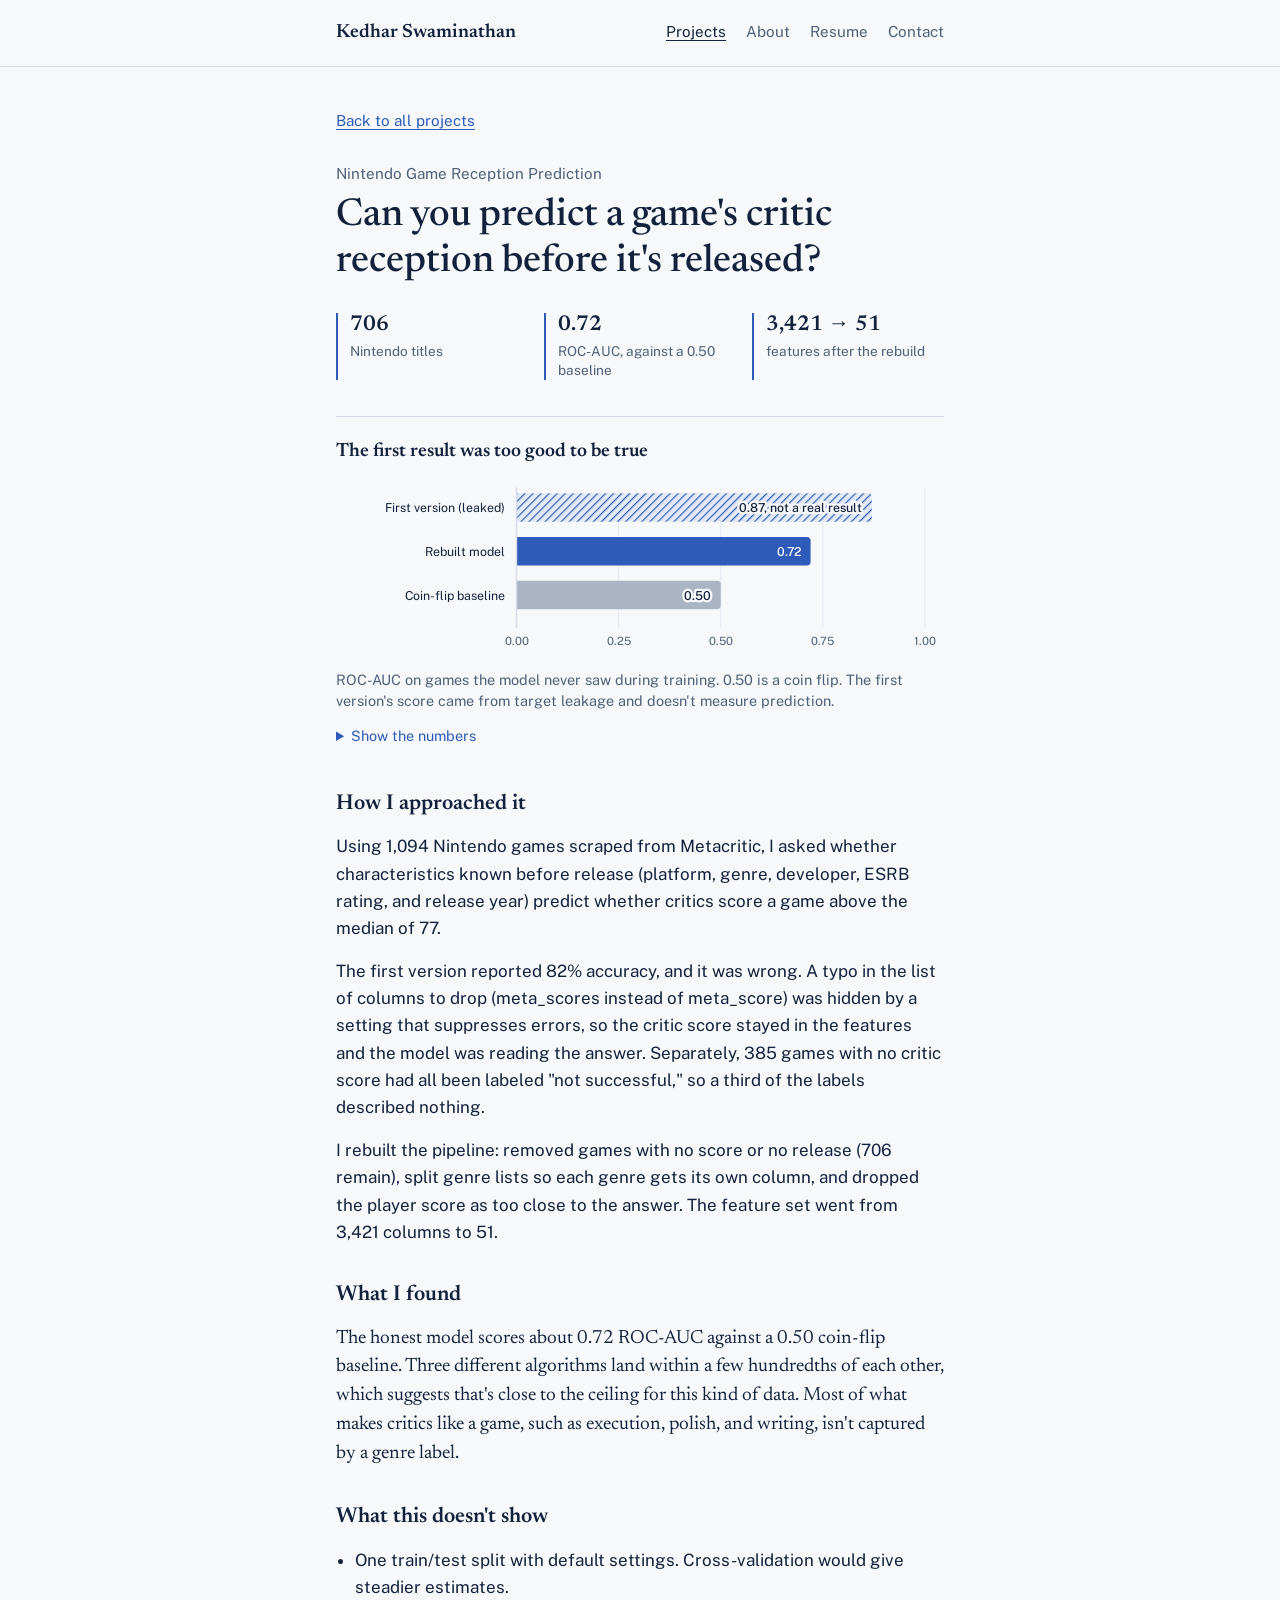
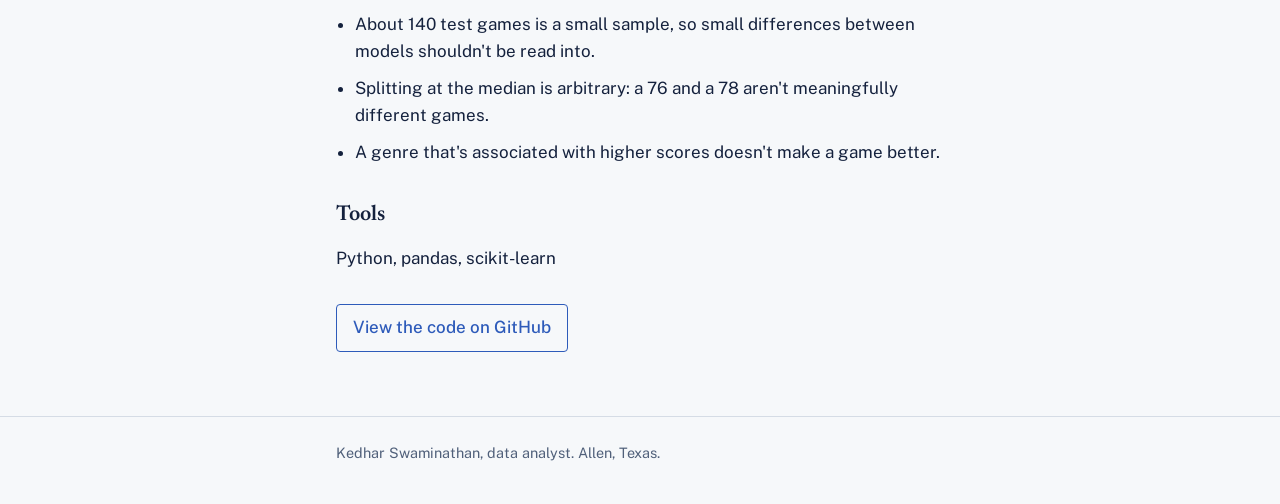
<file: nintendo.html>
<!doctype html>
<html lang="en">
<head>
<meta charset="utf-8">
<meta name="viewport" content="width=device-width, initial-scale=1">
<title>Nintendo Game Reception Prediction | Kedhar Swaminathan</title>
<meta name="description" content="Can you predict a game&#x27;s critic reception before it&#x27;s released?">
<link rel="preconnect" href="https://fonts.googleapis.com"><link rel="preconnect" href="https://fonts.gstatic.com" crossorigin><link href="https://fonts.googleapis.com/css2?family=Newsreader:opsz,wght@6..72,400;6..72,500;6..72,600&family=Public+Sans:wght@400;500;600&display=swap" rel="stylesheet">
<link rel="stylesheet" href="styles.css">
</head>
<body>
<header class="site-header"><div class="wrap">
<a class="wordmark" href="index.html">Kedhar Swaminathan</a>
<nav class="site-nav" aria-label="Main"><a href="index.html#projects" aria-current="page">Projects</a><a href="index.html#about">About</a><a href="resume.pdf">Resume</a><a href="index.html#contact">Contact</a></nav>
</div></header>
<main class="wrap">

<article class="detail">
  <a class="back" href="index.html#projects">Back to all projects</a>
  <p class="project-name">Nintendo Game Reception Prediction</p>
  <h1>Can you predict a game&#x27;s critic reception before it&#x27;s released?</h1>
  <dl class="numbers"><div><dt>706</dt><dd>Nintendo titles</dd></div><div><dt>0.72</dt><dd>ROC-AUC, against a 0.50 baseline</dd></div><div><dt>3,421 → 51</dt><dd>features after the rebuild</dd></div></dl>
  
  <figure class="figure">
    <h2>The first result was too good to be true</h2>
    <div class="chart-wide"><svg viewBox="0 0 640 186" role="img" aria-label="ROC-AUC on held-out games" class="chart"><defs><pattern id="nin-hatch" width="6" height="6" patternUnits="userSpaceOnUse" patternTransform="rotate(45)"><rect width="6" height="6" class="c-hatch-bg"/><line x1="0" y1="0" x2="0" y2="6" class="c-hatch-line" stroke-width="2.5"/></pattern></defs><line x1="190.0" y1="8" x2="190.0" y2="156" class="c-grid"/><text x="190.0" y="174" class="c-tick" text-anchor="middle">0.00</text><line x1="297.5" y1="8" x2="297.5" y2="156" class="c-grid"/><text x="297.5" y="174" class="c-tick" text-anchor="middle">0.25</text><line x1="405.0" y1="8" x2="405.0" y2="156" class="c-grid"/><text x="405.0" y="174" class="c-tick" text-anchor="middle">0.50</text><line x1="512.5" y1="8" x2="512.5" y2="156" class="c-grid"/><text x="512.5" y="174" class="c-tick" text-anchor="middle">0.75</text><line x1="620.0" y1="8" x2="620.0" y2="156" class="c-grid"/><text x="620.0" y="174" class="c-tick" text-anchor="middle">1.00</text><g class="c-mark"><title>First version (leaked): 0.87, not a real result</title><path d="M190,14 H560.1 Q564.1,14 564.1,18 V40 Q564.1,44 560.1,44 H190 Z" fill="url(#nin-hatch)" class="c-bar-hatch"/><rect x="0" y="6.0" width="640" height="46" fill="transparent"/></g><text x="178" y="34.0" class="c-label" text-anchor="end">First version (leaked)</text><text x="554.1" y="34.0" class="c-value c-halo" text-anchor="end">0.87, not a real result</text><g class="c-mark"><title>Rebuilt model: 0.72</title><path d="M190,60 H495.59999999999997 Q499.59999999999997,60 499.59999999999997,64 V86 Q499.59999999999997,90 495.59999999999997,90 H190 Z" class="c-bar"/><rect x="0" y="52.0" width="640" height="46" fill="transparent"/></g><text x="178" y="80.0" class="c-label" text-anchor="end">Rebuilt model</text><text x="489.6" y="80.0" class="c-value-in" text-anchor="end">0.72</text><g class="c-mark"><title>Coin-flip baseline: 0.50</title><path d="M190,106 H401.0 Q405.0,106 405.0,110 V132 Q405.0,136 401.0,136 H190 Z" class="c-bar-gray"/><rect x="0" y="98.0" width="640" height="46" fill="transparent"/></g><text x="178" y="126.0" class="c-label" text-anchor="end">Coin-flip baseline</text><text x="395.0" y="126.0" class="c-value c-halo" text-anchor="end">0.50</text><line x1="190" y1="8" x2="190" y2="156" class="c-axis"/></svg></div><div class="chart-narrow"><svg viewBox="0 0 360 228" role="img" aria-label="ROC-AUC on held-out games" class="chart"><defs><pattern id="nin-hatch-n" width="6" height="6" patternUnits="userSpaceOnUse" patternTransform="rotate(45)"><rect width="6" height="6" class="c-hatch-bg"/><line x1="0" y1="0" x2="0" y2="6" class="c-hatch-line" stroke-width="2.5"/></pattern></defs><line x1="4.0" y1="8" x2="4.0" y2="198" class="c-grid"/><text x="4.0" y="216" class="c-tick" text-anchor="start">0.00</text><line x1="176.0" y1="8" x2="176.0" y2="198" class="c-grid"/><text x="176.0" y="216" class="c-tick" text-anchor="middle">0.50</text><line x1="348.0" y1="8" x2="348.0" y2="198" class="c-grid"/><text x="348.0" y="216" class="c-tick" text-anchor="end">1.00</text><g class="c-mark"><title>First version (leaked): 0.87, not a real result</title><path d="M4,34 H299.28 Q303.28,34 303.28,38 V56 Q303.28,60 299.28,60 H4 Z" fill="url(#nin-hatch-n)" class="c-bar-hatch"/><rect x="0" y="7.0" width="360" height="60" fill="transparent"/></g><text x="4" y="28" class="c-label c-halo-soft">First version (leaked)</text><text x="293.3" y="52.0" class="c-value c-halo" text-anchor="end">0.87, not a real result</text><g class="c-mark"><title>Rebuilt model: 0.72</title><path d="M4,94 H247.67999999999998 Q251.67999999999998,94 251.67999999999998,98 V116 Q251.67999999999998,120 247.67999999999998,120 H4 Z" class="c-bar"/><rect x="0" y="67.0" width="360" height="60" fill="transparent"/></g><text x="4" y="88" class="c-label c-halo-soft">Rebuilt model</text><text x="241.7" y="112.0" class="c-value-in" text-anchor="end">0.72</text><g class="c-mark"><title>Coin-flip baseline: 0.50</title><path d="M4,154 H172.0 Q176.0,154 176.0,158 V176 Q176.0,180 172.0,180 H4 Z" class="c-bar-gray"/><rect x="0" y="127.0" width="360" height="60" fill="transparent"/></g><text x="4" y="148" class="c-label c-halo-soft">Coin-flip baseline</text><text x="166.0" y="172.0" class="c-value c-halo" text-anchor="end">0.50</text><line x1="4" y1="8" x2="4" y2="198" class="c-axis"/></svg></div>
    <figcaption>ROC-AUC on games the model never saw during training. 0.50 is a coin flip. The first version&#x27;s score came from target leakage and doesn&#x27;t measure prediction.</figcaption>
    <details class="chart-table"><summary>Show the numbers</summary><table><thead><tr><th scope="col">Version</th><th scope="col">ROC-AUC</th><th scope="col">Note</th></tr></thead><tbody><tr><td>First version</td><td>0.87</td><td>Critic score was still in the features</td></tr><tr><td>Rebuilt model</td><td>0.72</td><td>Best of three models</td></tr><tr><td>Baseline</td><td>0.50</td><td>Equivalent to guessing</td></tr></tbody></table></details>
  </figure>
  <div class="block">
    <h2>How I approached it</h2>
    <p>Using 1,094 Nintendo games scraped from Metacritic, I asked whether characteristics known before release (platform, genre, developer, ESRB rating, and release year) predict whether critics score a game above the median of 77.</p><p>The first version reported 82% accuracy, and it was wrong. A typo in the list of columns to drop (meta_scores instead of meta_score) was hidden by a setting that suppresses errors, so the critic score stayed in the features and the model was reading the answer. Separately, 385 games with no critic score had all been labeled &quot;not successful,&quot; so a third of the labels described nothing.</p><p>I rebuilt the pipeline: removed games with no score or no release (706 remain), split genre lists so each genre gets its own column, and dropped the player score as too close to the answer. The feature set went from 3,421 columns to 51.</p>
  </div>
  <div class="block">
    <h2>What I found</h2>
    <p class="finding">The honest model scores about 0.72 ROC-AUC against a 0.50 coin-flip baseline. Three different algorithms land within a few hundredths of each other, which suggests that&#x27;s close to the ceiling for this kind of data. Most of what makes critics like a game, such as execution, polish, and writing, isn&#x27;t captured by a genre label.</p>
  </div>
  <div class="block">
    <h2>What this doesn't show</h2>
    <ul class="limits"><li>One train/test split with default settings. Cross-validation would give steadier estimates.</li><li>About 140 test games is a small sample, so small differences between models shouldn&#x27;t be read into.</li><li>Splitting at the median is arbitrary: a 76 and a 78 aren&#x27;t meaningfully different games.</li><li>A genre that&#x27;s associated with higher scores doesn&#x27;t make a game better.</li></ul>
  </div>
  <div class="block">
    <h2>Tools</h2>
    <p>Python, pandas, scikit-learn</p>
  </div>
  <p><a class="repo-link" href="https://github.com/kedharswaminathan/Capstone-Two-Nintendo-Games-">View the code on GitHub</a></p>
</article>

</main>
<footer class="site-footer"><div class="wrap">Kedhar Swaminathan, data analyst. Allen, Texas.</div></footer>
</body>
</html>
</file>
<file: styles.css>
/* Kedhar Swaminathan — portfolio
   Type: Newsreader (questions, headings) + Public Sans (everything else).
   Public Sans was designed for U.S. government sites, a nod to the public data these projects use. */

:root {
  --paper: #f6f8fa;
  --ink: #14213d;
  --slate: #50607a;
  --rule: #d5dce5;
  --accent: #2e5bba;
  --accent-soft: #e3eaf7;
  --measure: 40rem;
  --serif: "Newsreader", Georgia, "Times New Roman", serif;
  --sans: "Public Sans", "Helvetica Neue", Arial, sans-serif;
}

@media (prefers-color-scheme: dark) {
  :root {
    --paper: #0f1726;
    --ink: #e6ecf4;
    --slate: #9aa8bc;
    --rule: #26324a;
    --accent: #8aaaf0;
    --accent-soft: #1a2640;
  }
}

*, *::before, *::after { box-sizing: border-box; }

html { -webkit-text-size-adjust: 100%; }

body {
  margin: 0;
  background: var(--paper);
  color: var(--ink);
  font-family: var(--sans);
  font-size: 1.0625rem;
  line-height: 1.6;
}

a { color: var(--accent); text-underline-offset: 0.18em; text-decoration-thickness: 1px; }
a:hover { text-decoration-thickness: 2px; }
a:focus-visible { outline: 2px solid var(--accent); outline-offset: 3px; border-radius: 2px; }

.wrap { max-width: var(--measure); margin: 0 auto; padding: 0 1rem; }

/* Header */
.site-header { border-bottom: 1px solid var(--rule); }
.site-header .wrap {
  display: flex; flex-wrap: wrap; gap: 0.5rem 1.5rem;
  align-items: baseline; justify-content: space-between;
  padding-top: 1.1rem; padding-bottom: 1.1rem;
}
.wordmark { font-family: var(--serif); font-size: 1.2rem; font-weight: 600; color: var(--ink); text-decoration: none; }
.site-nav { display: flex; gap: 1.25rem; font-size: 0.95rem; }
.site-nav a { color: var(--slate); text-decoration: none; }
.site-nav a:hover, .site-nav a[aria-current="page"] { color: var(--ink); text-decoration: underline; }

/* Intro */
.intro { padding: 3.5rem 0 1rem; }
.intro p {
  font-family: var(--serif); font-size: clamp(1.5rem, 4.2vw, 2rem);
  line-height: 1.3; margin: 0; font-weight: 400;
}
.intro .sub { font-family: var(--sans); font-size: 1rem; color: var(--slate); margin-top: 1rem; line-height: 1.6; }

/* Project list: each project is introduced by its question */
.projects { list-style: none; margin: 2.5rem 0 0; padding: 0; }
.project { padding: 2rem 0; border-top: 1px solid var(--rule); }
.project:last-child { border-bottom: 1px solid var(--rule); }
.project-name { font-size: 0.95rem; color: var(--slate); margin: 0 0 0.4rem; }
.project h2 { font-family: var(--serif); font-size: 1.6rem; line-height: 1.25; font-weight: 500; margin: 0 0 1.1rem; }
.project h2 a { color: var(--ink); text-decoration: none; }
.project h2 a:hover { color: var(--accent); }
.project-link { font-size: 0.95rem; }

/* Key numbers */
.numbers {
  display: grid; grid-template-columns: repeat(3, minmax(0, 1fr));
  gap: 1rem; margin: 0 0 1.1rem; padding: 0;
}
.numbers div { border-left: 2px solid var(--accent); padding-left: 0.75rem; }
.numbers dt { font-family: var(--serif); font-size: 1.35rem; font-weight: 600; line-height: 1.2; order: -1; }
.numbers dd { margin: 0.2rem 0 0; font-size: 0.85rem; color: var(--slate); line-height: 1.4; }
.numbers div { display: flex; flex-direction: column; }
.numbers.single { grid-template-columns: 1fr; }

/* Sections */
section { padding: 3rem 0 0; }
section > h2, .detail h2 { font-family: var(--serif); font-size: 1.35rem; font-weight: 600; margin: 0 0 0.75rem; }
p { margin: 0 0 1rem; }
.muted { color: var(--slate); }

.contact-list { list-style: none; padding: 0; margin: 0; }
.contact-list li { padding: 0.35rem 0; }
.contact-list span { display: inline-block; min-width: 5.5rem; color: var(--slate); }

/* Detail pages */
.detail { padding: 2.5rem 0 0; }
.back { font-size: 0.95rem; }
.detail h1 { font-family: var(--serif); font-size: clamp(1.75rem, 5vw, 2.4rem); line-height: 1.2; font-weight: 500; margin: 0.4rem 0 1.75rem; }
.detail .project-name { margin-top: 1.75rem; }
.detail .numbers { margin-bottom: 2.25rem; }
.detail .block { margin-bottom: 2rem; }
.finding { font-family: var(--serif); font-size: 1.2rem; line-height: 1.5; }
.repo-link {
  display: inline-block; padding: 0.6rem 1rem; border: 1px solid var(--accent);
  border-radius: 4px; text-decoration: none; font-weight: 500;
}
.repo-link:hover { background: var(--accent-soft); }

/* Limitations list */
.limits { margin: 0; padding-left: 1.2rem; }
.limits li { margin-bottom: 0.6rem; }

/* Charts */
:root {
  --s1: #2a78d6; --s2: #eb6834; --s3: #1baf7a;
  --bar-gray: #aab4c3; --grid: #e2e7ee; --hatch-bg: #e3eaf7;
}
@media (prefers-color-scheme: dark) {
  :root { --s1: #3987e5; --s2: #d95926; --s3: #199e70; --bar-gray: #4a5770; --grid: #1f2a3f; --hatch-bg: #1a2640; }
}
.figure { margin: 0 0 2.5rem; padding: 1.25rem 0 0; border-top: 1px solid var(--rule); }
.figure h2 { font-family: var(--serif); font-size: 1.2rem; font-weight: 600; margin: 0 0 0.75rem; }
.chart { display: block; width: 100%; height: auto; overflow: visible; font-family: var(--sans); }
.chart .c-grid { stroke: var(--grid); stroke-width: 1; }
.chart .c-axis { stroke: var(--rule); stroke-width: 1.5; }
.chart .c-tick { fill: var(--slate); font-size: 12px; }
.chart .c-label { fill: var(--ink); font-size: 13px; }
.chart .c-strong { font-weight: 600; }
.chart .c-value { fill: var(--slate); font-size: 13px; }
.chart .c-value-in { fill: #ffffff; font-size: 13px; font-weight: 500; }
.chart .c-halo { fill: var(--ink); font-weight: 500; paint-order: stroke; stroke: var(--paper); stroke-width: 5px; stroke-linejoin: round; }
@media (prefers-color-scheme: dark) { .chart .c-value-in { fill: var(--paper); } }
.chart .c-bar { fill: var(--accent); }
.chart .c-bar-gray { fill: var(--bar-gray); }
.chart .c-hatch-bg { fill: var(--hatch-bg); }
.chart .c-hatch-line { stroke: var(--accent); }
.chart .c-ref { stroke: var(--ink); stroke-width: 1.5; stroke-dasharray: 4 4; }
.chart .c-ref-label { fill: var(--ink); font-size: 12px; }
.chart .c-line { fill: none; stroke-width: 2; stroke-linejoin: round; }
.chart .c-dot { stroke: var(--paper); stroke-width: 2; }
.chart .c-leader { stroke-width: 1; stroke-dasharray: 2 3; }
.chart .c-s1 { stroke: var(--s1); } .chart .c-dot.c-s1 { fill: var(--s1); }
.chart .c-s2 { stroke: var(--s2); } .chart .c-dot.c-s2 { fill: var(--s2); }
.chart .c-s3 { stroke: var(--s3); } .chart .c-dot.c-s3 { fill: var(--s3); }
.chart .c-mark:hover path, .chart .c-mark:hover .c-dot { opacity: 0.8; }
.chart-legend { display: flex; flex-wrap: wrap; gap: 0.4rem 1.25rem; font-size: 0.85rem; color: var(--slate); margin: 0 0 0.5rem; }
.chart-legend .key { display: inline-block; width: 14px; height: 3px; border-radius: 2px; margin-right: 0.4rem; vertical-align: middle; }
.chart-legend .key.c-s1 { background: var(--s1); }
.chart-legend .key.c-s2 { background: var(--s2); }
.chart-legend .key.c-s3 { background: var(--s3); }
.figure figcaption { font-size: 0.9rem; color: var(--slate); margin-top: 0.75rem; line-height: 1.5; }
.chart-table { margin-top: 0.75rem; font-size: 0.9rem; }
.chart-table summary { cursor: pointer; color: var(--accent); }
.chart-table summary:focus-visible { outline: 2px solid var(--accent); outline-offset: 3px; }
.chart-table table { border-collapse: collapse; margin-top: 0.75rem; width: 100%; }
.chart-table th, .chart-table td { text-align: left; padding: 0.4rem 0.75rem 0.4rem 0; border-bottom: 1px solid var(--rule); vertical-align: top; }
.chart-table th { font-weight: 600; }
@media (forced-colors: active) {
  .chart .c-bar, .chart .c-bar-gray { fill: CanvasText; }
}

.chart-narrow { display: none; }
.legend-result { display: none; }
@media (max-width: 30rem) { .legend-result { display: inline; } .chart-legend { flex-direction: column; } }
@media (max-width: 30rem) {
  .chart-wide { display: none; }
  .chart-narrow { display: block; }
}
.chart .c-halo-soft { paint-order: stroke; stroke: var(--paper); stroke-width: 4px; stroke-linejoin: round; }

/* Footer */
.site-footer { margin-top: 4rem; border-top: 1px solid var(--rule); padding: 1.5rem 0 2.5rem; font-size: 0.9rem; color: var(--slate); }

@media (max-width: 30rem) {
  .numbers { grid-template-columns: 1fr; gap: 0.75rem; }
  .project h2 { font-size: 1.4rem; }
}
</file>
